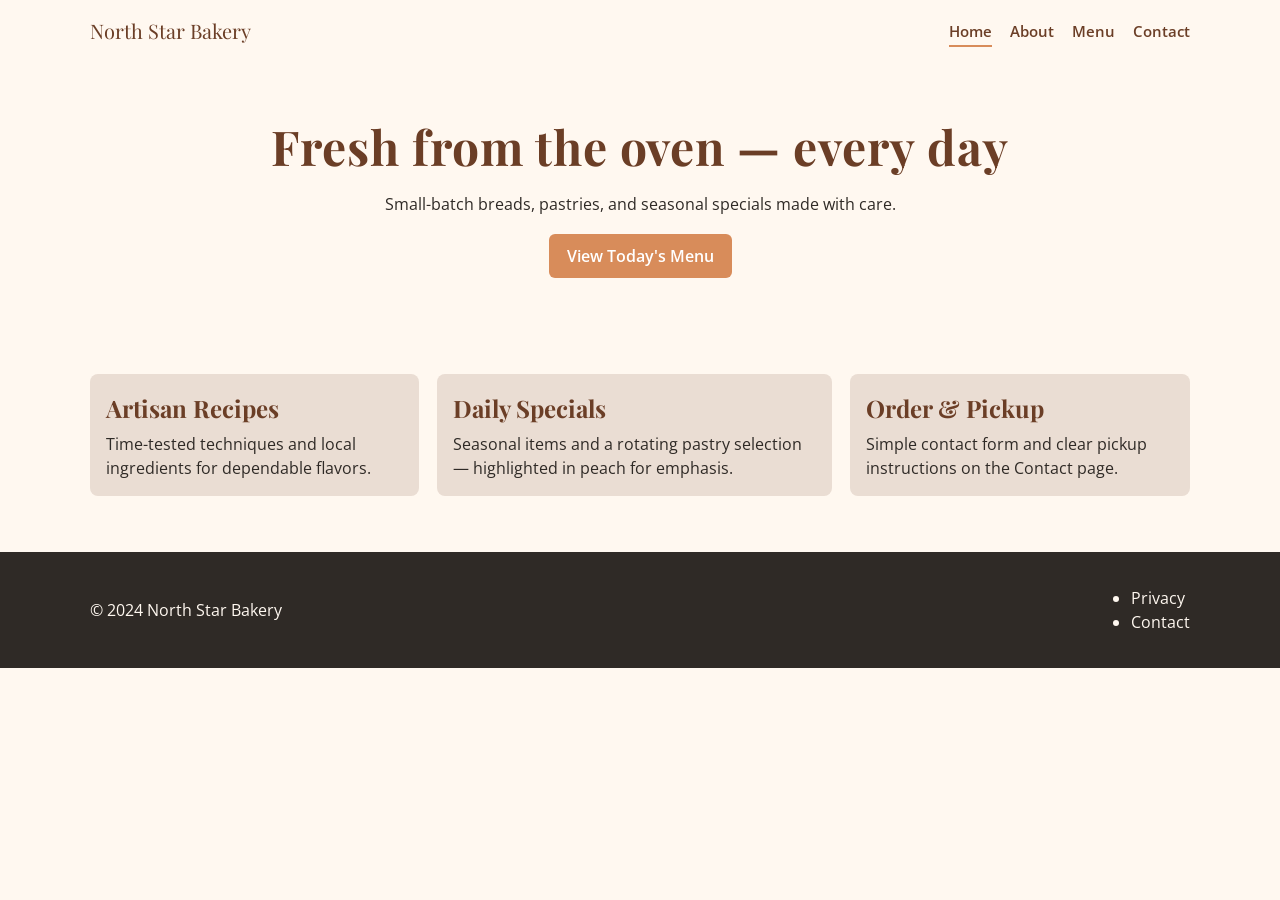
<file: index.html>
<!doctype html>
<html lang="en">
<head>
  <meta charset="utf-8" />
  <meta name="viewport" content="width=device-width,initial-scale=1" />
  <title>North Star Bakery — Home</title>

  <!-- Google Fonts (Playfair Display, Open Sans) -->
  <link href="https://fonts.googleapis.com/css2?family=Open+Sans:wght@400;600&family=Playfair+Display:wght@400;700&display=swap" rel="stylesheet">

  <link rel="stylesheet" href="styles.css">
</head>
<body>
  <header class="site-header">
    <div class="container header-inner">
      <a class="logo" href="index.html">North Star Bakery</a>
      <nav class="main-nav" aria-label="Primary">
        <ul>
          <li><a href="index.html" aria-current="page">Home</a></li>
          <li><a href="about.html">About</a></li>
          <li><a href="menu.html">Menu</a></li>
          <li><a href="contact.html">Contact</a></li>
        </ul>
      </nav>
    </div>
  </header>

  <main>
    <section class="hero">
      <div class="container hero-inner">
        <h1 class="hero-title">Fresh from the oven — every day</h1>
        <p class="hero-lead">Small-batch breads, pastries, and seasonal specials made with care.</p>
        <p><a class="btn-primary" href="menu.html">View Today's Menu</a></p>
      </div>
    </section>

    <section class="features container">
      <article class="feature">
        <h2>Artisan Recipes</h2>
        <p>Time-tested techniques and local ingredients for dependable flavors.</p>
      </article>
      <article class="feature">
        <h2>Daily Specials</h2>
        <p>Seasonal items and a rotating pastry selection — highlighted in peach for emphasis.</p>
      </article>
      <article class="feature">
        <h2>Order & Pickup</h2>
        <p>Simple contact form and clear pickup instructions on the Contact page.</p>
      </article>
    </section>
  </main>

  <footer class="site-footer">
    <div class="container footer-inner">
      <p>&copy; 2024 North Star Bakery</p>
      <nav aria-label="Footer">
        <ul>
          <li><a href="privacy.html">Privacy</a></li>
          <li><a href="contact.html">Contact</a></li>
        </ul>
      </nav>
    </div>
  </footer>
</body>
</html>
</file>
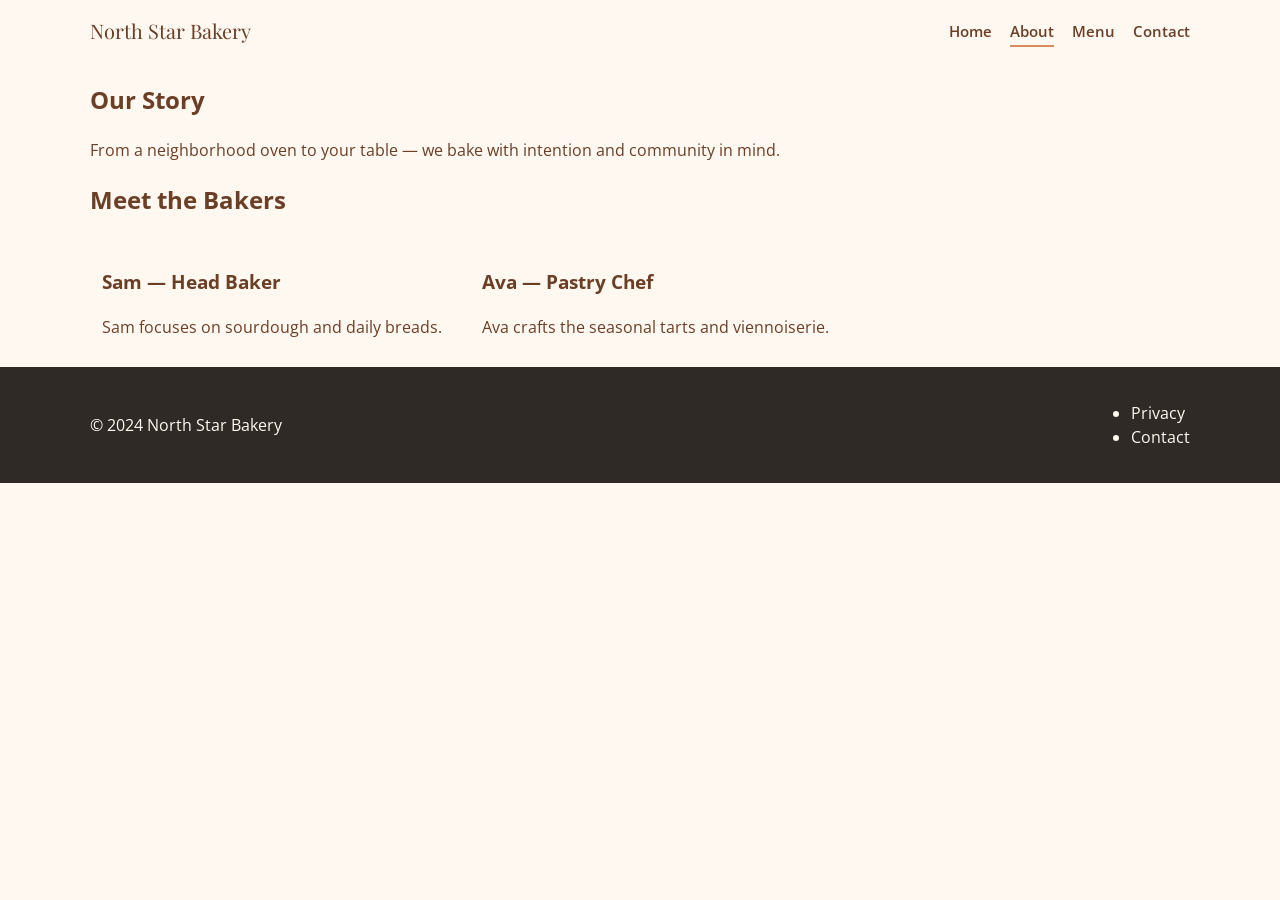
<file: about.html>
<!doctype html>
<html lang="en">
<head>
  <meta charset="utf-8" />
  <meta name="viewport" content="width=device-width,initial-scale=1" />
  <title>North Star Bakery — About</title>
  <link href="https://fonts.googleapis.com/css2?family=Open+Sans:wght@400;600&family=Playfair+Display:wght@400;700&display=swap" rel="stylesheet">
  <link rel="stylesheet" href="styles.css">
</head>
<body>
  <header class="site-header">
    <div class="container header-inner">
      <a class="logo" href="index.html">North Star Bakery</a>
      <nav class="main-nav" aria-label="Primary">
        <ul>
          <li><a href="index.html">Home</a></li>
          <li><a href="about.html" aria-current="page">About</a></li>
          <li><a href="menu.html">Menu</a></li>
          <li><a href="contact.html">Contact</a></li>
        </ul>
      </nav>
    </div>
  </header>

  <main class="container">
    <section class="about-hero">
      <h1>Our Story</h1>
      <p class="lead">From a neighborhood oven to your table — we bake with intention and community in mind.</p>
    </section>

    <section class="team">
      <h2>Meet the Bakers</h2>
      <div class="team-grid">
        <div class="card">
          <h3>Sam — Head Baker</h3>
          <p>Sam focuses on sourdough and daily breads.</p>
        </div>
        <div class="card">
          <h3>Ava — Pastry Chef</h3>
          <p>Ava crafts the seasonal tarts and viennoiserie.</p>
        </div>
      </div>
    </section>
  </main>

  <footer class="site-footer">
    <div class="container footer-inner">
      <p>&copy; 2024 North Star Bakery</p>
      <nav aria-label="Footer">
        <ul>
          <li><a href="privacy.html">Privacy</a></li>
          <li><a href="contact.html">Contact</a></li>
        </ul>
      </nav>
    </div>
  </footer>
</body>
</html>
</file>
<file: styles.css>
:root{
  --cream: #FFF8F0;
  --brown: #6B3E26;
  --peach: #D88C5A;
  --charcoal: #2F2A26;

  --ff-heading: "Playfair Display", serif;
  --ff-body: "Open Sans", system-ui, sans-serif;

  --radius: 8px;
  --container-max: 1100px;
}

*{box-sizing:border-box}
html,body{height:100%}
body{
  margin:0;
  font-family:var(--ff-body);
  background:var(--cream);
  color:var(--brown);
  -webkit-font-smoothing:antialiased;
  line-height:1.5;
}

/* Container */
.container{
  width:90%;
  max-width:var(--container-max);
  margin:0 auto;
}

/* Header */
.site-header{
  background:transparent;
  padding:16px 0;
}
.header-inner{
  display:flex;
  align-items:center;
  justify-content:space-between;
  gap:16px;
}
.logo{
  font-family:var(--ff-heading);
  font-size:1.25rem;
  color:var(--brown);
  text-decoration:none;
}
.main-nav ul{
  list-style:none;
  margin:0;
  padding:0;
  display:flex;
  gap:18px;
}
.main-nav a{
  color:var(--brown);
  text-decoration:none;
  font-weight:600;
  font-size:0.95rem;
}
.main-nav a[aria-current="page"]{
  border-bottom:2px solid var(--peach);
  padding-bottom:4px;
}

/* Hero */
.hero{
  padding:48px 0;
  background: linear-gradient(rgba(255,248,240,0.9), rgba(255,248,240,0.9));
  text-align:center;
}
.hero-inner{max-width:800px;margin:0 auto}
.hero-title{
  font-family:var(--ff-heading);
  font-size:2.25rem;
  margin:0 0 10px;
  color:var(--brown);
  letter-spacing:0.02em;
}
.hero-lead{margin:0 0 18px;color:var(--charcoal)}

/* Buttons */
.btn-primary{
  display:inline-block;
  background:var(--peach);
  color:white;
  padding:10px 18px;
  border-radius:6px;
  text-decoration:none;
  font-weight:600;
  box-shadow:none;
}

/* Features */
.features{
  display:flex;
  gap:18px;
  padding:32px 0 56px;
  flex-direction:column;
}
.feature{
  background:var(--eaddd3, #eaddd3);
  padding:16px;
  border-radius:var(--radius);
}
.feature h2{font-family:var(--ff-heading);margin:0 0 6px}
.feature p{margin:0;color:var(--charcoal)}

/* Menu */
.menu-intro{padding:24px 0}
.menu-grid{
  display:flex;
  gap:16px;
  flex-direction:column;
  padding-bottom:48px;
}
.menu-card{
  background:var(--eaddd3, #eaddd3);
  padding:14px;
  border-radius:8px;
}
.menu-title{font-family:var(--ff-heading);margin:0 0 6px}
.menu-desc{margin:0 0 10px;color:var(--charcoal)}
.menu-meta{display:flex;align-items:center;justify-content:space-between}
.price{font-weight:600;color:var(--brown)}
.badge{
  background:var(--peach);
  color:white;
  padding:6px 10px;
  border-radius:6px;
  font-size:0.85rem;
}

/* About / Team */
.team-grid{display:flex;gap:16px;flex-direction:column}
.card{background:transparent;padding:12px;border-radius:8px}

/* Contact form */
.contact-form form{
  display:flex;
  gap:10px;
  flex-direction:column;
  max-width:520px;
}
.contact-form label{font-weight:600}
.contact-form input,
.contact-form textarea{
  padding:10px;
  border-radius:6px;
  border:1px solid rgba(47,42,38,0.12);
  font-family:var(--ff-body);
  font-size:1rem;
}
.contact-form input:focus,
.contact-form textarea:focus{
  outline:3px solid rgba(216,140,90,0.18);
  border-color:var(--peach);
}

/* Footer */
.site-footer{
  background:var(--charcoal);
  color:var(--cream);
  padding:18px 0;
}
.footer-inner{display:flex;align-items:center;justify-content:space-between;gap:12px}
.site-footer a{color:var(--cream);text-decoration:none}

/* Responsive: mobile-first then breakpoint at 600px */
@media (min-width:600px){
  .hero-title{font-size:3rem}
  .features{flex-direction:row}
  .menu-grid{flex-direction:row}
  .team-grid{flex-direction:row}
  .container{width:92%}
}

/* ============================================================
   Add this block to the end of your existing styles.css
   Styles for the menu favorites feature and form validation
   ============================================================ */

/* Menu favorites */
.menu-card{
  position:relative;
}
.favorites-summary{
  color:var(--brown);
  font-weight:600;
  margin:0 0 8px;
}
.favorite-btn{
  position:absolute;
  top:10px;
  right:10px;
  background:transparent;
  border:none;
  cursor:pointer;
  font-size:1.4rem;
  line-height:1;
  padding:4px;
  color:var(--peach);
}
.favorite-btn .heart-icon{
  display:inline-block;
  transition:transform 0.15s ease;
}
.favorite-btn:hover .heart-icon{
  transform:scale(1.15);
}
.favorite-btn.is-favorited{
  color:#c0392b;
}

/* Contact form validation */
.field-error{
  color:#b3261e;
  font-size:0.85rem;
  min-height:1.1em;
  display:block;
}
.contact-form input[aria-invalid="true"],
.contact-form textarea[aria-invalid="true"]{
  border-color:#b3261e;
  outline-color:#b3261e;
}
.form-success{
  color:#2e7d32;
  font-weight:600;
  min-height:1.2em;
}
</file>
